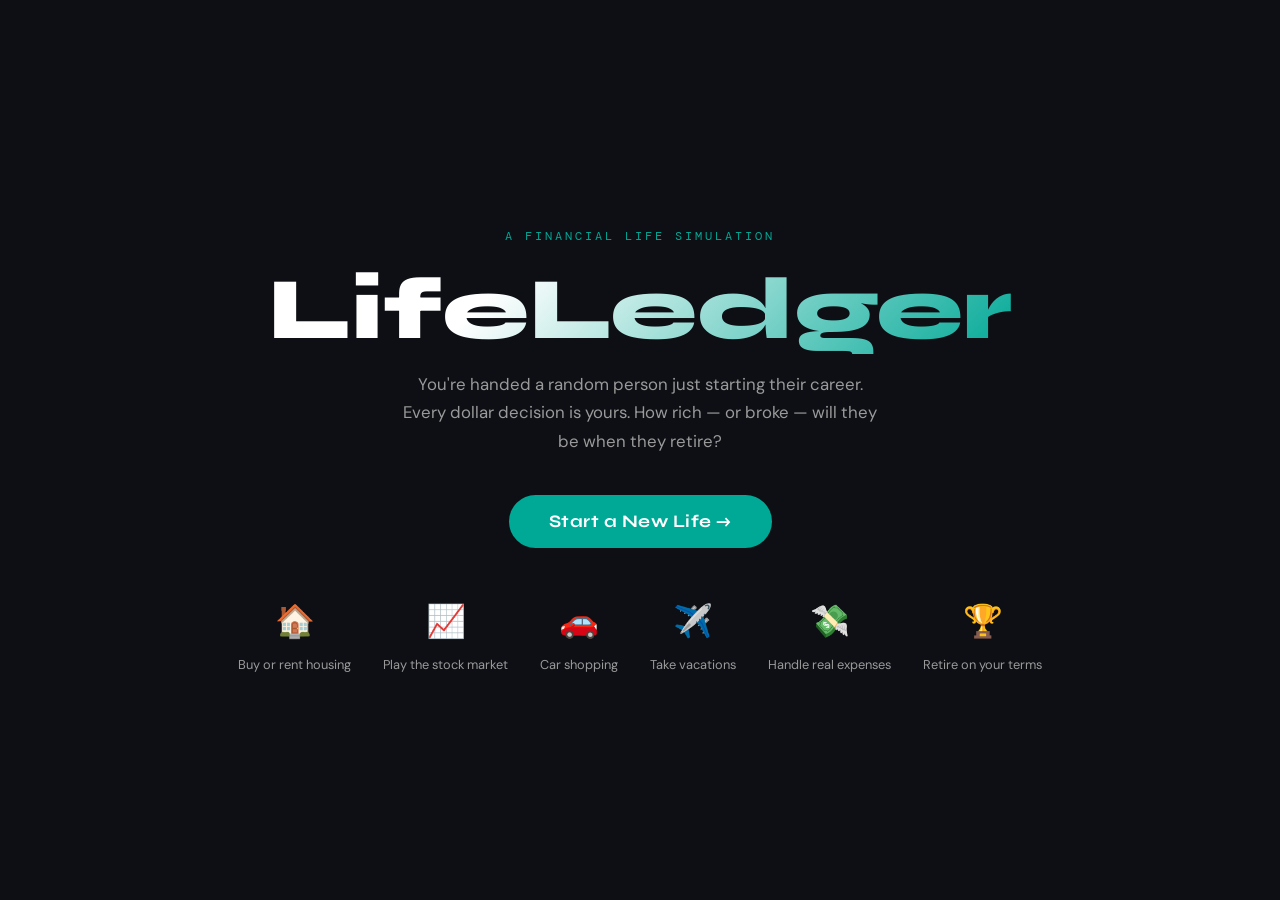
<file: life.html>
<!DOCTYPE html>
<html lang="en">
<head>
<meta charset="UTF-8"/>
<meta name="viewport" content="width=device-width,initial-scale=1.0"/>
<title>LifeLedger — Live Your Financial Life</title>
<link rel="preconnect" href="https://fonts.googleapis.com"/>
<link href="https://fonts.googleapis.com/css2?family=Syne:wght@400;700;800&family=DM+Sans:wght@300;400;500;600&family=DM+Mono:wght@400;500&display=swap" rel="stylesheet"/>
<style>
*,*::before,*::after{box-sizing:border-box;margin:0;padding:0}
:root{
  --ink:#0D0F14;--paper:#F5F2EC;--warm:#EAE5DA;
  --teal:#007A6E;--teal-lt:#00A896;--teal-dim:#E0F0EE;
  --amber:#C97B00;--amber-lt:#F5A623;--amber-dim:#FFF4DC;
  --red:#C0392B;--red-dim:#FDECEA;
  --green:#1A7A4A;--green-dim:#E6F4EE;
  --muted:#7A7A7A;--border:#D8D3C8;
  --sans:'DM Sans',sans-serif;--display:'Syne',sans-serif;--mono:'DM Mono',monospace;
  --r:10px;--shadow:0 2px 16px rgba(13,15,20,.08);--shadow-lg:0 8px 40px rgba(13,15,20,.14);
}
html{font-size:16px}
body{font-family:var(--sans);background:var(--paper);color:var(--ink);min-height:100vh;line-height:1.6}
.mono{font-family:var(--mono)}
.muted{color:var(--muted)}
h1,h2,h3,h4{font-family:var(--display);line-height:1.2}

/* ── SCREENS ── */
.screen{display:none;min-height:100vh}
.screen.active{display:block}

/* ══════════════════════════════════════
   INTRO SCREEN
══════════════════════════════════════ */
#screen-intro{background:var(--ink);color:var(--paper);display:flex;flex-direction:column;align-items:center;justify-content:center;text-align:center;padding:40px 20px}
.intro-eyebrow{font-family:var(--mono);font-size:.75rem;letter-spacing:3px;color:var(--teal-lt);text-transform:uppercase;margin-bottom:20px}
.intro-title{font-family:var(--display);font-size:clamp(2.8rem,8vw,5.5rem);font-weight:800;line-height:1;margin-bottom:16px;background:linear-gradient(135deg,#fff 30%,var(--teal-lt));-webkit-background-clip:text;-webkit-text-fill-color:transparent;background-clip:text}
.intro-sub{color:#9A9A9A;font-size:1.05rem;max-width:480px;margin:0 auto 40px;line-height:1.7}
.btn-start{background:var(--teal-lt);color:#fff;border:none;padding:16px 40px;border-radius:50px;font-family:var(--display);font-size:1.1rem;font-weight:700;cursor:pointer;transition:all .2s;letter-spacing:.5px}
.btn-start:hover{background:#00C4B0;transform:translateY(-2px);box-shadow:0 8px 24px rgba(0,168,150,.3)}
.intro-features{display:flex;gap:32px;margin-top:48px;flex-wrap:wrap;justify-content:center}
.intro-feat{text-align:center;max-width:140px}
.intro-feat .if-icon{font-size:2rem;margin-bottom:8px}
.intro-feat .if-label{font-size:.8rem;color:#9A9A9A;line-height:1.4}

/* ══════════════════════════════════════
   MAIN GAME LAYOUT
══════════════════════════════════════ */
#screen-game{display:none;flex-direction:column;min-height:100vh}
#screen-game.active{display:flex}

/* Top bar */
.topbar{background:var(--ink);color:var(--paper);padding:12px 20px;display:flex;align-items:center;gap:16px;position:sticky;top:0;z-index:200;flex-wrap:wrap}
.topbar-logo{font-family:var(--display);font-size:1rem;font-weight:800;color:var(--teal-lt);margin-right:8px;white-space:nowrap}
.topbar-stats{display:flex;gap:12px;flex:1;flex-wrap:wrap}
.tstat{background:rgba(255,255,255,.06);border:1px solid rgba(255,255,255,.1);border-radius:8px;padding:5px 12px;display:flex;flex-direction:column;min-width:80px}
.tstat .ts-label{font-size:.6rem;letter-spacing:1px;text-transform:uppercase;color:#7A7A7A;font-family:var(--mono)}
.tstat .ts-val{font-family:var(--mono);font-size:.95rem;font-weight:500;color:#fff;white-space:nowrap}
.tstat .ts-val.pos{color:#4ADE80}
.tstat .ts-val.neg{color:#FF7A7A}
.tstat .ts-val.amber{color:var(--amber-lt)}
.topbar-menu{margin-left:auto;display:flex;gap:8px}
.tbtn{background:rgba(255,255,255,.08);border:1px solid rgba(255,255,255,.12);color:#ccc;padding:6px 14px;border-radius:8px;font-family:var(--sans);font-size:.8rem;cursor:pointer;transition:all .2s;white-space:nowrap}
.tbtn:hover{background:rgba(255,255,255,.15);color:#fff}
.tbtn.active-tab{background:var(--teal);border-color:var(--teal);color:#fff}

/* Main content area */
.game-body{display:flex;flex:1;gap:0;overflow:hidden}

/* Left sidebar — life feed */
.life-feed{width:320px;flex-shrink:0;background:var(--warm);border-right:1px solid var(--border);overflow-y:auto;max-height:calc(100vh - 52px)}
.feed-header{padding:16px 18px 12px;border-bottom:1px solid var(--border);position:sticky;top:0;background:var(--warm);z-index:10}
.feed-header h3{font-size:.7rem;letter-spacing:2px;text-transform:uppercase;color:var(--muted);font-family:var(--mono)}
.feed-item{padding:12px 18px;border-bottom:1px solid var(--border);cursor:default;transition:background .15s}
.feed-item:hover{background:var(--paper)}
.fi-year{font-size:.65rem;font-family:var(--mono);color:var(--muted);margin-bottom:2px}
.fi-text{font-size:.85rem;line-height:1.5;color:var(--ink)}
.fi-tag{display:inline-block;font-size:.65rem;padding:2px 7px;border-radius:50px;font-family:var(--mono);margin-top:4px}
.fi-tag.good{background:var(--green-dim);color:var(--green)}
.fi-tag.bad{background:var(--red-dim);color:var(--red)}
.fi-tag.neutral{background:var(--teal-dim);color:var(--teal)}
.fi-tag.money{background:var(--amber-dim);color:var(--amber)}

/* Center — main panel */
.main-panel{flex:1;overflow-y:auto;max-height:calc(100vh - 52px);padding:24px}

/* Right sidebar — finances */
.fin-sidebar{width:260px;flex-shrink:0;background:var(--warm);border-left:1px solid var(--border);overflow-y:auto;max-height:calc(100vh - 52px);padding:16px}

/* ── PERSON CARD ── */
.person-card{background:#fff;border:1px solid var(--border);border-radius:var(--r);padding:20px;margin-bottom:20px;position:relative;overflow:hidden}
.person-card::before{content:'';position:absolute;top:0;left:0;right:0;height:3px;background:linear-gradient(90deg,var(--teal),var(--amber-lt))}
.pc-top{display:flex;align-items:flex-start;gap:14px;margin-bottom:12px}
.pc-avatar{width:52px;height:52px;border-radius:50%;background:linear-gradient(135deg,var(--teal),#6B5CE7);display:flex;align-items:center;justify-content:center;font-size:1.4rem;flex-shrink:0}
.pc-name{font-family:var(--display);font-size:1.25rem;font-weight:800}
.pc-meta{font-size:.8rem;color:var(--muted)}
.pc-bio{font-size:.85rem;line-height:1.6;color:#555;padding-top:10px;border-top:1px solid var(--border)}

/* ── YEAR PANEL ── */
.year-panel{background:#fff;border:1px solid var(--border);border-radius:var(--r);padding:24px;margin-bottom:20px}
.yp-header{display:flex;align-items:center;justify-content:space-between;margin-bottom:16px}
.yp-year{font-family:var(--display);font-size:2rem;font-weight:800;color:var(--teal)}
.yp-age{font-size:.85rem;color:var(--muted);font-family:var(--mono)}
.yp-story{font-size:.95rem;line-height:1.7;color:#333;margin-bottom:20px;padding:14px;background:var(--warm);border-radius:8px;border-left:3px solid var(--teal)}

/* ── EVENT CARD ── */
.event-card{background:#fff;border:2px solid var(--border);border-radius:var(--r);margin-bottom:16px;overflow:hidden;transition:border-color .2s}
.event-card.urgent{border-color:var(--amber-lt);box-shadow:0 0 0 3px rgba(245,166,35,.1)}
.ec-header{padding:14px 18px;display:flex;align-items:center;gap:12px;background:var(--warm);border-bottom:1px solid var(--border)}
.ec-icon{font-size:1.5rem}
.ec-title{font-family:var(--display);font-size:1rem;font-weight:700}
.ec-sub{font-size:.78rem;color:var(--muted);margin-top:2px}
.ec-body{padding:16px 18px}
.ec-desc{font-size:.875rem;line-height:1.6;color:#444;margin-bottom:16px}
.ec-choices{display:flex;flex-direction:column;gap:8px}
.choice-btn{background:var(--warm);border:1.5px solid var(--border);border-radius:8px;padding:12px 16px;text-align:left;font-family:var(--sans);font-size:.875rem;cursor:pointer;transition:all .2s;line-height:1.4}
.choice-btn:hover{border-color:var(--teal);background:var(--teal-dim)}
.choice-btn .cb-label{font-weight:600;color:var(--ink)}
.choice-btn .cb-cost{font-family:var(--mono);font-size:.78rem;color:var(--teal);margin-top:3px}
.choice-btn .cb-effect{font-size:.75rem;color:var(--muted);margin-top:2px}

/* ── BUDGET BREAKDOWN ── */
.budget-card{background:#fff;border:1px solid var(--border);border-radius:var(--r);padding:18px;margin-bottom:16px}
.budget-card h4{font-size:.7rem;letter-spacing:2px;text-transform:uppercase;color:var(--muted);font-family:var(--mono);margin-bottom:14px}
.bline{display:flex;justify-content:space-between;align-items:center;padding:6px 0;border-bottom:1px solid var(--border);font-size:.85rem}
.bline:last-child{border-bottom:none}
.bline.total{font-weight:700;font-size:.95rem;padding-top:10px;margin-top:4px}
.bline.surplus .bv{color:var(--green)}
.bline.deficit .bv{color:var(--red)}
.bv{font-family:var(--mono);font-weight:500}
.bv.neg{color:var(--red)}
.bv.pos{color:var(--green)}

/* ── NEXT YEAR BTN ── */
.next-year-wrap{text-align:center;padding:10px 0 20px}
.btn-next-year{background:var(--ink);color:#fff;border:none;padding:14px 36px;border-radius:50px;font-family:var(--display);font-size:1rem;font-weight:700;cursor:pointer;transition:all .2s;letter-spacing:.3px}
.btn-next-year:hover{background:#1A2030;transform:translateY(-2px);box-shadow:0 6px 20px rgba(13,15,20,.2)}
.btn-next-year:disabled{background:var(--border);color:var(--muted);cursor:default;transform:none;box-shadow:none}

/* ── SHOP MODALS ── */
.modal-overlay{position:fixed;inset:0;background:rgba(13,15,20,.6);z-index:500;display:none;align-items:center;justify-content:center;padding:20px}
.modal-overlay.open{display:flex}
.modal{background:#fff;border-radius:16px;max-width:680px;width:100%;max-height:90vh;overflow-y:auto;box-shadow:var(--shadow-lg)}
.modal-header{padding:20px 24px 16px;border-bottom:1px solid var(--border);display:flex;align-items:center;justify-content:space-between;position:sticky;top:0;background:#fff;z-index:10}
.modal-header h2{font-family:var(--display);font-size:1.2rem;font-weight:800}
.modal-close{background:var(--warm);border:none;width:32px;height:32px;border-radius:50%;cursor:pointer;font-size:1.1rem;display:flex;align-items:center;justify-content:center;transition:background .2s}
.modal-close:hover{background:var(--border)}
.modal-body{padding:20px 24px 24px}

/* Shop grid */
.shop-grid{display:grid;grid-template-columns:1fr 1fr;gap:12px}
.shop-item{border:1.5px solid var(--border);border-radius:var(--r);padding:14px;cursor:pointer;transition:all .2s}
.shop-item:hover{border-color:var(--teal);box-shadow:0 2px 12px rgba(0,122,110,.1)}
.shop-item.owned{border-color:var(--green);background:var(--green-dim)}
.shop-item.cant-afford{opacity:.5;cursor:default}
.si-icon{font-size:1.8rem;margin-bottom:6px}
.si-name{font-weight:700;font-size:.9rem;margin-bottom:2px}
.si-detail{font-size:.75rem;color:var(--muted);line-height:1.4;margin-bottom:8px}
.si-price{font-family:var(--mono);font-size:.85rem;color:var(--teal);font-weight:500}
.si-monthly{font-size:.72rem;color:var(--muted);font-family:var(--mono)}

/* Stock market */
.stock-grid{display:flex;flex-direction:column;gap:8px}
.stock-row{display:flex;align-items:center;gap:12px;padding:12px;border:1.5px solid var(--border);border-radius:8px;transition:border-color .2s}
.stock-row:hover{border-color:var(--teal)}
.sr-icon{font-size:1.2rem;width:28px}
.sr-name{flex:1;font-weight:600;font-size:.875rem}
.sr-ticker{font-family:var(--mono);font-size:.72rem;color:var(--muted)}
.sr-price{font-family:var(--mono);font-size:.9rem;font-weight:500;text-align:right;min-width:70px}
.sr-change{font-family:var(--mono);font-size:.75rem;text-align:right;min-width:55px}
.sr-change.up{color:var(--green)}
.sr-change.dn{color:var(--red)}
.sr-held{font-size:.72rem;color:var(--muted);font-family:var(--mono);text-align:right;min-width:60px}
.sr-btns{display:flex;gap:6px}
.sr-buy,.sr-sell{padding:5px 12px;border-radius:6px;border:none;font-family:var(--sans);font-size:.78rem;font-weight:600;cursor:pointer;transition:all .15s}
.sr-buy{background:var(--green-dim);color:var(--green)}
.sr-buy:hover{background:var(--green);color:#fff}
.sr-sell{background:var(--red-dim);color:var(--red)}
.sr-sell:hover{background:var(--red);color:#fff}

/* Invest input */
.invest-row{display:flex;gap:8px;margin-top:8px;align-items:center}
.invest-row input{flex:1;padding:8px 12px;border:1.5px solid var(--border);border-radius:8px;font-family:var(--mono);font-size:.9rem;outline:none}
.invest-row input:focus{border-color:var(--teal)}
.invest-row .iamt{font-size:.75rem;color:var(--muted)}

/* ── FIN SIDEBAR ── */
.fs-section{margin-bottom:20px}
.fs-title{font-size:.65rem;letter-spacing:2px;text-transform:uppercase;color:var(--muted);font-family:var(--mono);margin-bottom:10px}
.fs-stat{display:flex;justify-content:space-between;align-items:center;padding:6px 0;border-bottom:1px solid var(--border);font-size:.82rem}
.fs-stat:last-child{border-bottom:none}
.fs-stat .fsv{font-family:var(--mono);font-size:.82rem;font-weight:500}
.fs-stat .fsv.pos{color:var(--green)}
.fs-stat .fsv.neg{color:var(--red)}
.fs-stat .fsv.amber{color:var(--amber)}

/* Portfolio mini */
.port-item{padding:5px 0;border-bottom:1px solid var(--border);font-size:.78rem;display:flex;justify-content:space-between}
.port-item:last-child{border-bottom:none}
.port-val.pos{color:var(--green);font-family:var(--mono);font-size:.78rem}
.port-val.neg{color:var(--red);font-family:var(--mono);font-size:.78rem}

/* Action buttons in sidebar */
.action-btns{display:flex;flex-direction:column;gap:7px;margin-bottom:20px}
.act-btn{background:var(--warm);border:1.5px solid var(--border);border-radius:8px;padding:9px 14px;text-align:left;font-family:var(--sans);font-size:.82rem;font-weight:600;cursor:pointer;transition:all .2s;display:flex;align-items:center;gap:8px}
.act-btn:hover{border-color:var(--teal);background:var(--teal-dim);color:var(--teal)}
.act-btn .ab-icon{font-size:1rem}

/* Retire button */
.retire-btn{background:linear-gradient(135deg,var(--amber),var(--amber-lt));color:#fff;border:none;border-radius:8px;padding:10px 14px;width:100%;font-family:var(--display);font-size:.85rem;font-weight:700;cursor:pointer;transition:all .2s;margin-top:8px}
.retire-btn:hover{transform:translateY(-1px);box-shadow:0 4px 12px rgba(201,123,0,.3)}

/* ══════════════════════════════════════
   RETIREMENT SCREEN
══════════════════════════════════════ */
#screen-retire{background:var(--ink);color:var(--paper);padding:40px 20px;display:none}
#screen-retire.active{display:block}
.retire-wrap{max-width:720px;margin:0 auto}
.retire-hero{text-align:center;padding:40px 0 48px}
.retire-badge{font-size:5rem;margin-bottom:16px}
.retire-title{font-family:var(--display);font-size:clamp(2rem,5vw,3.5rem);font-weight:800;margin-bottom:8px;background:linear-gradient(135deg,#fff,var(--amber-lt));-webkit-background-clip:text;-webkit-text-fill-color:transparent;background-clip:text}
.retire-sub{color:#9A9A9A;font-size:1rem;line-height:1.6}
.retire-stats{display:grid;grid-template-columns:repeat(3,1fr);gap:16px;margin-bottom:32px}
.rs-card{background:rgba(255,255,255,.05);border:1px solid rgba(255,255,255,.1);border-radius:12px;padding:20px;text-align:center}
.rs-val{font-family:var(--mono);font-size:1.6rem;font-weight:700;color:var(--teal-lt);margin-bottom:4px}
.rs-label{font-size:.75rem;color:#9A9A9A;text-transform:uppercase;letter-spacing:1px}
.retire-story{background:rgba(255,255,255,.04);border:1px solid rgba(255,255,255,.08);border-radius:12px;padding:24px;margin-bottom:24px}
.retire-story h3{font-family:var(--display);font-size:1rem;font-weight:700;color:var(--teal-lt);margin-bottom:14px;text-transform:uppercase;letter-spacing:1px}
.retire-event{padding:10px 0;border-bottom:1px solid rgba(255,255,255,.06);font-size:.875rem;color:#C8C8C8;line-height:1.5;display:flex;gap:10px}
.retire-event:last-child{border-bottom:none}
.re-year{font-family:var(--mono);font-size:.75rem;color:var(--teal-lt);width:44px;flex-shrink:0;padding-top:2px}
.btn-free-play{background:var(--teal-lt);color:#fff;border:none;padding:16px 40px;border-radius:50px;font-family:var(--display);font-size:1.1rem;font-weight:700;cursor:pointer;transition:all .2s;display:block;margin:0 auto}
.btn-free-play:hover{background:#00C4B0;transform:translateY(-2px);box-shadow:0 8px 24px rgba(0,168,150,.3)}

/* ── FREE PLAY MODE banner ── */
.freeplay-banner{background:linear-gradient(135deg,var(--amber),var(--amber-lt));color:#fff;padding:12px 20px;text-align:center;font-family:var(--display);font-size:.9rem;font-weight:700;letter-spacing:.3px}

/* ── TOAST ── */
.toast{position:fixed;bottom:24px;left:50%;transform:translateX(-50%) translateY(20px);background:var(--ink);color:var(--paper);padding:12px 24px;border-radius:50px;font-size:.875rem;font-weight:500;opacity:0;pointer-events:none;transition:all .3s;z-index:999;white-space:nowrap;max-width:90vw;text-align:center}
.toast.show{opacity:1;transform:translateX(-50%) translateY(0)}

/* ── RESULT FLASH ── */
.result-flash{position:fixed;top:70px;right:20px;background:#fff;border:2px solid var(--green);border-radius:12px;padding:12px 18px;z-index:600;font-size:.875rem;font-weight:600;opacity:0;transform:translateY(-10px);transition:all .3s;max-width:260px;box-shadow:var(--shadow)}
.result-flash.show{opacity:1;transform:translateY(0)}
.result-flash.neg{border-color:var(--red)}

/* ── RESPONSIVE ── */
@media(max-width:900px){.fin-sidebar{display:none}}
@media(max-width:640px){.life-feed{display:none}.topbar-stats{gap:8px}.tstat{min-width:60px;padding:4px 8px}.tstat .ts-val{font-size:.8rem}.shop-grid{grid-template-columns:1fr}}
</style>
</head>
<body>

<!-- ══ INTRO ══ -->
<div id="screen-intro" class="screen active">
  <div class="intro-eyebrow">A Financial Life Simulation</div>
  <h1 class="intro-title">LifeLedger</h1>
  <p class="intro-sub">You're handed a random person just starting their career. Every dollar decision is yours. How rich — or broke — will they be when they retire?</p>
  <button class="btn-start" onclick="startGame()">Start a New Life →</button>
  <div class="intro-features">
    <div class="intro-feat"><div class="if-icon">🏠</div><div class="if-label">Buy or rent housing</div></div>
    <div class="intro-feat"><div class="if-icon">📈</div><div class="if-label">Play the stock market</div></div>
    <div class="intro-feat"><div class="if-icon">🚗</div><div class="if-label">Car shopping</div></div>
    <div class="intro-feat"><div class="if-icon">✈️</div><div class="if-label">Take vacations</div></div>
    <div class="intro-feat"><div class="if-icon">💸</div><div class="if-label">Handle real expenses</div></div>
    <div class="intro-feat"><div class="if-icon">🏆</div><div class="if-label">Retire on your terms</div></div>
  </div>
</div>

<!-- ══ GAME ══ -->
<div id="screen-game" class="screen">
  <div class="topbar">
    <div class="topbar-logo">💰 LifeLedger</div>
    <div class="topbar-stats">
      <div class="tstat"><span class="ts-label">Year</span><span class="ts-val" id="ts-year">—</span></div>
      <div class="tstat"><span class="ts-label">Age</span><span class="ts-val" id="ts-age">—</span></div>
      <div class="tstat"><span class="ts-label">Savings</span><span class="ts-val" id="ts-savings">—</span></div>
      <div class="tstat"><span class="ts-label">Investments</span><span class="ts-val" id="ts-invest">—</span></div>
      <div class="tstat"><span class="ts-label">Net Worth</span><span class="ts-val" id="ts-nw">—</span></div>
      <div class="tstat"><span class="ts-label">Monthly ±</span><span class="ts-val" id="ts-cashflow">—</span></div>
    </div>
    <div class="topbar-menu">
      <button class="tbtn" onclick="openShop('housing')">🏠 Housing</button>
      <button class="tbtn" onclick="openShop('car')">🚗 Cars</button>
      <button class="tbtn" onclick="openShop('stocks')">📈 Stocks</button>
      <button class="tbtn" onclick="openShop('vacation')">✈️ Travel</button>
    </div>
  </div>

  <div id="freeplay-banner" style="display:none" class="freeplay-banner">🎉 RETIREMENT MODE — You've earned it. Spend freely, invest, or just enjoy the ride.</div>

  <div class="game-body">
    <!-- Life Feed -->
    <div class="life-feed">
      <div class="feed-header"><h3>Life Events</h3></div>
      <div id="feed-list"></div>
    </div>

    <!-- Main Panel -->
    <div class="main-panel" id="main-panel">
      <div id="person-card-wrap"></div>
      <div id="year-panel"></div>
      <div id="events-panel"></div>
      <div id="budget-panel"></div>
      <div class="next-year-wrap" id="next-year-wrap" style="display:none">
        <button class="btn-next-year" id="btn-next-year" onclick="advanceYear()">Next Year →</button>
      </div>
    </div>

    <!-- Finance Sidebar -->
    <div class="fin-sidebar" id="fin-sidebar">
      <div class="fs-section">
        <div class="fs-title">Finances</div>
        <div class="fs-stat"><span>Savings</span><span class="fsv pos" id="fsb-savings">$0</span></div>
        <div class="fs-stat"><span>Monthly Income</span><span class="fsv" id="fsb-income">$0</span></div>
        <div class="fs-stat"><span>Monthly Expenses</span><span class="fsv neg" id="fsb-expenses">$0</span></div>
        <div class="fs-stat"><span>Cash Flow</span><span class="fsv" id="fsb-cashflow">$0</span></div>
        <div class="fs-stat"><span>Net Worth</span><span class="fsv amber" id="fsb-nw">$0</span></div>
      </div>
      <div class="fs-section">
        <div class="fs-title">Portfolio</div>
        <div id="fsb-portfolio"><span style="font-size:.8rem;color:var(--muted)">No investments yet</span></div>
      </div>
      <div class="fs-section">
        <div class="fs-title">Owned</div>
        <div class="fs-stat"><span>Housing</span><span class="fsv" id="fsb-housing">Renting</span></div>
        <div class="fs-stat"><span>Car</span><span class="fsv" id="fsb-car">None</span></div>
      </div>
      <div class="fs-section">
        <div class="fs-title">Quick Actions</div>
        <div class="action-btns">
          <button class="act-btn" onclick="openShop('housing')"><span class="ab-icon">🏠</span> Housing Market</button>
          <button class="act-btn" onclick="openShop('car')"><span class="ab-icon">🚗</span> Car Dealership</button>
          <button class="act-btn" onclick="openShop('stocks')"><span class="ab-icon">📈</span> Stock Market</button>
          <button class="act-btn" onclick="openShop('vacation')"><span class="ab-icon">✈️</span> Book Travel</button>
        </div>
        <button class="retire-btn" id="retire-btn" onclick="triggerRetirement()">🌅 Retire Now</button>
      </div>
    </div>
  </div>
</div>

<!-- ══ RETIRE ══ -->
<div id="screen-retire" class="screen">
  <div class="retire-wrap">
    <div id="retire-content"></div>
  </div>
</div>

<!-- ══ MODALS ══ -->
<div class="modal-overlay" id="modal-overlay" onclick="closeModal(event)">
  <div class="modal" id="modal-box">
    <div class="modal-header">
      <h2 id="modal-title">Shop</h2>
      <button class="modal-close" onclick="closeModalDirect()">✕</button>
    </div>
    <div class="modal-body" id="modal-body"></div>
  </div>
</div>

<div class="toast" id="toast"></div>
<div class="result-flash" id="result-flash"></div>

<script>
// ════════════════════════════════════════════════════
//  DATA & CONSTANTS
// ════════════════════════════════════════════════════
const FIRST=['Jordan','Casey','Morgan','Taylor','Riley','Alex','Jamie','Drew','Avery','Blake','Cameron','Dakota','Emery','Finley','Logan','Peyton','Quinn','Reese','Skyler','River','Phoenix','Rowan','Ellis','Sloane','Jesse','Kendall'];
const LAST=['Mitchell','Rivera','Chen','Patel','Williams','Johnson','Kim','Garcia','Thompson','Anderson','Martinez','Lewis','Walker','Hall','Young','Allen','Scott','Harris','Clark','Robinson'];
const CAREERS=[
  {title:'Software Engineer',salary:72000,growth:.04,emoji:'💻',field:'Tech'},
  {title:'Registered Nurse',salary:58000,growth:.025,emoji:'🏥',field:'Healthcare'},
  {title:'Marketing Manager',salary:62000,growth:.035,emoji:'📣',field:'Business'},
  {title:'High School Teacher',salary:46000,growth:.02,emoji:'📚',field:'Education'},
  {title:'Electrician',salary:54000,growth:.03,emoji:'⚡',field:'Trades'},
  {title:'Graphic Designer',salary:50000,growth:.025,emoji:'🎨',field:'Creative'},
  {title:'Physical Therapist',salary:70000,growth:.03,emoji:'🏃',field:'Healthcare'},
  {title:'Accountant',salary:60000,growth:.03,emoji:'📊',field:'Finance'},
  {title:'UX Designer',salary:75000,growth:.04,emoji:'🖱️',field:'Tech'},
  {title:'Paramedic',salary:48000,growth:.02,emoji:'🚑',field:'Emergency'},
  {title:'Chef',salary:42000,growth:.025,emoji:'👨‍🍳',field:'Hospitality'},
  {title:'Pharmacist',salary:90000,growth:.025,emoji:'💊',field:'Healthcare'},
  {title:'Real Estate Agent',salary:55000,growth:.04,emoji:'🏠',field:'Real Estate'},
  {title:'Civil Engineer',salary:74000,growth:.035,emoji:'🏗️',field:'Engineering'},
  {title:'Dental Hygienist',salary:60000,growth:.025,emoji:'🦷',field:'Healthcare'},
];
const CITIES=['Nashville, TN','Austin, TX','Denver, CO','Phoenix, AZ','Charlotte, NC','Columbus, OH','Portland, OR','Atlanta, GA','Seattle, WA','Chicago, IL','Miami, FL','Dallas, TX','Minneapolis, MN','Tampa, FL','Raleigh, NC'];
const STOCKS=[
  {name:'TechCore',ticker:'TCKR',emoji:'💻',basePrice:120,volatility:.18,trend:.08},
  {name:'GreenEnergy',ticker:'GRNE',emoji:'🌱',basePrice:45,volatility:.22,trend:.06},
  {name:'MegaBank',ticker:'MGBK',emoji:'🏦',basePrice:85,volatility:.12,trend:.04},
  {name:'RetailGiant',ticker:'RTLG',emoji:'🛒',basePrice:200,volatility:.10,trend:.05},
  {name:'HealthPlus',ticker:'HLTH',emoji:'💊',basePrice:160,volatility:.14,trend:.07},
  {name:'AutoDrive',ticker:'ADRV',emoji:'🚗',basePrice:300,volatility:.25,trend:.10},
  {name:'StableFund',ticker:'STBL',emoji:'🏛️',basePrice:50,volatility:.05,trend:.04},
];
const APARTMENTS=[
  {name:'Studio Downtown',emoji:'🏙️',rent:900,deposit:1800,desc:'Tiny but central. Walking distance to everything.',minSalary:38000},
  {name:'1BR Suburb',emoji:'🏘️',rent:1100,deposit:2200,desc:'Quiet neighborhood, decent commute.',minSalary:42000},
  {name:'1BR Modern',emoji:'✨',rent:1400,deposit:2800,desc:'New build, gym included, pet-friendly.',minSalary:52000},
  {name:'2BR Apartment',emoji:'🏠',rent:1700,deposit:3400,desc:'Room for a home office or guest.',minSalary:60000},
  {name:'2BR Luxury',emoji:'🌟',rent:2200,deposit:4400,desc:'Rooftop pool, concierge, the works.',minSalary:80000},
];
const HOUSES=[
  {name:'Starter Home',emoji:'🏡',price:220000,mortgage:1200,tax:2800,desc:'3BR, needs some TLC. Great starter.',minSalary:55000,downPct:.10},
  {name:'Family Home',emoji:'🏘️',price:340000,mortgage:1850,tax:4200,desc:'4BR, good school district, big yard.',minSalary:70000,downPct:.10},
  {name:'Modern Home',emoji:'🏗️',price:480000,mortgage:2600,tax:6000,desc:'Open floor plan, new build, smart home.',minSalary:95000,downPct:.10},
  {name:'Luxury Home',emoji:'🏰',price:750000,mortgage:4100,tax:9000,desc:'5BR, pool, 3-car garage. You made it.',minSalary:150000,downPct:.15},
];
const CARS=[
  {name:'Used Commuter',emoji:'🚙',price:8000,monthly:0,insurance:85,gas:80,desc:'Gets you there. Nothing fancy.',type:'used'},
  {name:'Reliable Sedan',emoji:'🚗',price:18000,monthly:320,insurance:110,gas:90,desc:'Honda/Toyota level. Solid choice.',type:'finance'},
  {name:'SUV Family',emoji:'🛻',price:32000,monthly:520,insurance:145,gas:130,desc:'Spacious, safe, practical.',type:'finance'},
  {name:'Electric Car',emoji:'⚡',price:42000,monthly:680,insurance:160,gas:30,desc:'Save on gas, good for the planet.',type:'finance'},
  {name:'Luxury Sedan',emoji:'🏎️',price:65000,monthly:1050,insurance:220,gas:110,desc:'Turn heads. Maybe not the smartest.',type:'finance'},
];
const VACATIONS=[
  {name:'Road Trip',emoji:'🚐',cost:800,days:7,desc:'National parks, motels, freedom.',happiness:5},
  {name:'Beach Weekend',emoji:'🏖️',cost:1200,days:4,desc:'Sun, sand, totally worth it.',happiness:6},
  {name:'City Break',emoji:'🗽',cost:1800,days:5,desc:'Museums, food, culture.',happiness:7},
  {name:'International Trip',emoji:'✈️',cost:3500,days:10,desc:'Europe or Southeast Asia. Life-changing.',happiness:9},
  {name:'Luxury Resort',emoji:'🌴',cost:6000,days:7,desc:'All-inclusive, 5-star. Treat yourself.',happiness:10},
  {name:'Cruise',emoji:'🛳️',cost:4500,days:10,desc:'Caribbean or Mediterranean.',happiness:8},
];

// Random events pool
const RANDOM_EVENTS=[
  {id:'raise',chance:.3,title:'You Got a Raise!',icon:'💰',desc:'Your manager called you in — your performance this year earned you a salary bump.',
   choices:[
     {label:'Accept standard raise (3%)',effect:'raise_3',cost:'Free',fx:'Salary +3%'},
     {label:'Negotiate for more (50% chance of 6%)',effect:'raise_neg',cost:'Risk',fx:'Salary +6% or +1%'},
   ]},
  {id:'medical',chance:.18,title:'Unexpected Medical Bill',icon:'🏥',desc:'You had an unexpected health issue. Insurance covered most of it, but there\'s still a balance due.',
   choices:[
     {label:'Pay it in full',effect:'pay_medical',cost:'-$2,400',fx:'Savings –$2,400'},
     {label:'Set up a payment plan',effect:'plan_medical',cost:'-$200/mo × 12',fx:'Monthly expense +$200 for 1 year'},
   ]},
  {id:'carbreak',chance:.2,title:'Car Breakdown',icon:'🔧',desc:'Your car needs major repairs. The mechanic says it\'s the transmission.',
   choices:[
     {label:'Pay for repairs',effect:'repair_car',cost:'-$1,800',fx:'Savings –$1,800'},
     {label:'Trade it in toward a newer car',effect:'open_car',cost:'Open car shop',fx:'See dealership'},
     {label:'Go car-free for now',effect:'sell_car',cost:'Free',fx:'Lose car, save on costs'},
   ]},
  {id:'promotion',chance:.15,title:'Promotion Opportunity',icon:'🏆',desc:'A leadership role just opened up at your company. More responsibility, more pay.',
   choices:[
     {label:'Go for it',effect:'promote',cost:'Free',fx:'Salary +15%, stress +10%'},
     {label:'Stay in current role',effect:'stay',cost:'Free',fx:'No change — stability wins'},
   ]},
  {id:'stockcrash',chance:.12,title:'Market Downturn 📉',icon:'📉',desc:'The stock market dropped significantly this quarter. Your portfolio took a hit.',
   choices:[
     {label:'Hold steady — don\'t panic sell',effect:'hold_crash',cost:'Patience',fx:'Portfolio –20% now, recovers over time'},
     {label:'Sell everything, cut losses',effect:'sell_crash',cost:'Lock in losses',fx:'Portfolio –25%, back to cash'},
     {label:'Buy more at discount prices',effect:'buy_crash',cost:'-$2,000 savings',fx:'Extra shares at low price'},
   ]},
  {id:'bonus',chance:.22,title:'Year-End Bonus!',icon:'🎉',desc:'Strong company performance means everyone gets a bonus this year.',
   choices:[
     {label:'Save it all',effect:'bonus_save',cost:'Discipline',fx:'Savings +$3,000'},
     {label:'Invest it in stocks',effect:'bonus_invest',cost:'Risk',fx:'Portfolio +$3,000'},
     {label:'Treat yourself (vacation + savings)',effect:'bonus_split',cost:'Balance',fx:'Savings +$1,500, happiness boost'},
   ]},
  {id:'layoff',chance:.08,title:'Laid Off 😰',icon:'😰',desc:'Company restructuring. Your position was eliminated. You have 2 months severance.',
   choices:[
     {label:'Take time to find the right job',effect:'layoff_wait',cost:'3-6 months income',fx:'New job +salary bump'},
     {label:'Accept first offer quickly',effect:'layoff_quick',cost:'May take pay cut',fx:'Back to work fast, –5% salary'},
   ]},
  {id:'sidehustle',chance:.2,title:'Side Hustle Opportunity',icon:'💼',desc:'Someone wants to hire you for freelance/consulting work on the side.',
   choices:[
     {label:'Take it — extra income!',effect:'hustle_yes',cost:'Time',fx:'Extra +$400/mo for 1 year'},
     {label:'Pass — protect your free time',effect:'hustle_no',cost:'Free',fx:'No change'},
   ]},
  {id:'emergency',chance:.15,title:'Home Emergency',icon:'🔨',desc:'Your roof is leaking / furnace died / plumbing issue. It needs fixing now.',
   choices:[
     {label:'Fix it properly',effect:'fix_home',cost:'-$3,200',fx:'Savings –$3,200'},
     {label:'DIY patch job for now',effect:'diy_home',cost:'-$400',fx:'Savings –$400, may recur'},
   ]},
  {id:'inheritance',chance:.06,title:'Unexpected Inheritance',icon:'📜',desc:'A distant relative you barely knew has left you some money.',
   choices:[
     {label:'Invest it all in stocks',effect:'inherit_invest',cost:'Risk',fx:'Portfolio +$8,000'},
     {label:'Put it in savings',effect:'inherit_save',cost:'Safe',fx:'Savings +$8,000'},
     {label:'Pay off debt with it',effect:'inherit_debt',cost:'Smart',fx:'Debt cleared + some savings'},
   ]},
];

// ════════════════════════════════════════════════════
//  GAME STATE
// ════════════════════════════════════════════════════
let G = {};

function initState(person, career, city) {
  const startYear = new Date().getFullYear() - Math.floor(Math.random()*5);
  G = {
    person, career, city,
    year: startYear,
    age: 22 + Math.floor(Math.random()*4),
    salary: career.salary,
    savings: 2000 + Math.floor(Math.random()*3000),
    portfolio: {}, // ticker -> {shares, avgCost}
    stockPrices: {},
    housing: {type:'none', name:'Living with parents/roommates', monthlyCost:400, owned:false},
    car: null,
    monthlyExtras: [], // {label, amount, turnsLeft} -1 = permanent
    debtPayments: 0,
    hasStudentLoans: Math.random()>.4,
    studentLoanBalance: 0,
    happiness: 70,
    feedItems: [],
    historyEvents: [],
    pendingEvents: [],
    eventsResolved: true,
    yearStory: '',
    freePlay: false,
    retired: false,
    netWorthHistory: [],
    totalEarned: 0,
    totalSpent: 0,
    vacationsTaken: 0,
    yearsWorked: 0,
    peakNetWorth: 0,
  };

  if(G.hasStudentLoans) {
    G.studentLoanBalance = 18000 + Math.floor(Math.random()*30000);
    G.debtPayments = Math.round(G.studentLoanBalance * 0.015);
  }

  // Init stock prices
  STOCKS.forEach(s => {
    G.stockPrices[s.ticker] = s.basePrice;
  });

  // Starting housing
  G.housing = {type:'rent', name:'Shared Apartment', monthlyCost:600, owned:false};
  G.feedItems = [];
}

// ════════════════════════════════════════════════════
//  CALCULATIONS
// ════════════════════════════════════════════════════
function monthlyIncome() {
  return Math.round(G.salary * 0.72 / 12);
}

function monthlyExpenses() {
  let e = 0;
  e += G.housing.monthlyCost;
  if(G.car) e += G.car.insurance + G.car.gas + (G.car.monthly||0);
  e += G.debtPayments;
  // base living costs (food, phone, etc) scaled to salary
  e += Math.round(G.salary * 0.012); // ~groceries+phone+internet
  e += Math.round(G.salary * 0.005); // lifestyle
  G.monthlyExtras.forEach(x => { if(x.amount>0) e += x.amount; });
  return Math.round(e);
}

function monthlyCashFlow() {
  return monthlyIncome() - monthlyExpenses();
}

function portfolioValue() {
  let v = 0;
  Object.entries(G.portfolio).forEach(([ticker, pos]) => {
    v += pos.shares * (G.stockPrices[ticker]||0);
  });
  return Math.round(v);
}

function netWorth() {
  let nw = G.savings + portfolioValue();
  if(G.housing.owned) nw += G.housing.homeValue||0;
  if(G.car && G.car.type==='used') nw += Math.round((G.car.price||0)*0.7);
  if(G.hasStudentLoans) nw -= G.studentLoanBalance;
  return Math.round(nw);
}

// ════════════════════════════════════════════════════
//  YEAR ADVANCE
// ════════════════════════════════════════════════════
function advanceYear() {
  if(!G.eventsResolved) return;

  G.year++;
  G.age++;
  G.yearsWorked++;

  // Salary growth
  G.salary = Math.round(G.salary * (1 + G.career.growth + (Math.random()*.02-.01)));

  // Apply cash flow × 12
  const cf = monthlyCashFlow();
  const annualCF = cf * 12;
  G.savings += annualCF;
  G.totalEarned += monthlyIncome() * 12;
  G.totalSpent += monthlyExpenses() * 12;

  // Tick down extras
  G.monthlyExtras = G.monthlyExtras.filter(x => {
    if(x.turnsLeft === -1) return true;
    x.turnsLeft--;
    return x.turnsLeft > 0;
  });

  // Student loans
  if(G.hasStudentLoans && G.studentLoanBalance > 0) {
    G.studentLoanBalance = Math.max(0, G.studentLoanBalance - G.debtPayments*12);
    if(G.studentLoanBalance === 0) {
      G.hasStudentLoans = false;
      G.debtPayments = 0;
      addFeed(G.year, '🎉 Paid off student loans!', 'good');
      addHistory('Paid off all student loans.');
    }
  }

  // Stock market simulation
  tickStocks();

  // Home value appreciation
  if(G.housing.owned && G.housing.homeValue) {
    G.housing.homeValue = Math.round(G.housing.homeValue * (1 + .04 + Math.random()*.04 - .01));
  }

  // Net worth tracking
  const nw = netWorth();
  G.netWorthHistory.push({year:G.year, nw});
  if(nw > G.peakNetWorth) G.peakNetWorth = nw;

  // Generate random events
  const events = generateEvents();
  G.pendingEvents = events;

  // Generate year story
  G.yearStory = generateStory();

  if(events.length > 0) {
    G.eventsResolved = false;
    document.getElementById('btn-next-year').disabled = true;
  }

  if(G.savings < 0) {
    G.savings = 0;
    addFeed(G.year, '⚠️ Ran out of savings! Taking on debt...', 'bad');
  }

  renderYear();
  updateTopbar();
  updateSidebar();
  scrollMainTop();
}

function tickStocks() {
  STOCKS.forEach(s => {
    const shock = Math.random() < .08 ? (Math.random()-.3)*s.volatility*3 : 0;
    const move = (s.trend/12*12) + (Math.random()-.45)*s.volatility + shock;
    G.stockPrices[s.ticker] = Math.max(1, Math.round(G.stockPrices[s.ticker] * (1+move) * 100)/100);
  });
}

function generateEvents() {
  const evts = [];
  RANDOM_EVENTS.forEach(e => {
    if(Math.random() < e.chance) {
      // Don't repeat car break if no car
      if(e.id==='carbreak' && !G.car) return;
      if(e.id==='emergency' && !G.housing.owned) return;
      if(e.id==='stockcrash' && portfolioValue()<500) return;
      evts.push(e);
    }
  });
  return evts.slice(0,2); // max 2 events per year
}

function generateStory() {
  const stories = [
    `Another year flies by as a ${G.career.title}. The work is steady and you're getting better at it every day.`,
    `${G.person.firstName} settles into a rhythm this year. Morning coffee, commute, work, repeat — but the paycheck clears every two weeks.`,
    `A busy year. You took on extra projects at work and your reputation is growing.`,
    `Life in ${G.city} continues to suit you. You're building something, one paycheck at a time.`,
    `You find your groove as a ${G.career.title} — the learning curve is behind you and you're genuinely good at this now.`,
    `The city is expensive but your career is on an upward trajectory. Worth it.`,
    `You spend the year focused on work and slowly building your savings. Progress, if not spectacular.`,
    `Some highs and lows this year, but overall ${G.person.firstName} ends up ahead of where they started.`,
  ];
  return pick(stories);
}

// ════════════════════════════════════════════════════
//  EVENT RESOLUTION
// ════════════════════════════════════════════════════
function resolveEvent(effect) {
  const cf = monthlyCashFlow;
  switch(effect) {
    case 'raise_3': G.salary=Math.round(G.salary*1.03); flash('+3% raise! 🎉',false); addHistory('Received a 3% salary raise.'); break;
    case 'raise_neg': if(Math.random()>.5){G.salary=Math.round(G.salary*1.06);flash('+6% raise! You negotiated well! 💪',false);addHistory('Negotiated a 6% raise.')}else{G.salary=Math.round(G.salary*1.01);flash('Only +1%... negotiation backfired.',true);addHistory('Negotiation backfired — 1% raise.')} break;
    case 'pay_medical': G.savings=Math.max(0,G.savings-2400); flash('-$2,400 medical bill paid.',true); addHistory('Paid $2,400 medical bill.'); break;
    case 'plan_medical': G.monthlyExtras.push({label:'Medical Plan',amount:200,turnsLeft:12}); flash('Payment plan: -$200/mo for 12 months.',true); addHistory('Set up medical payment plan.'); break;
    case 'repair_car': G.savings=Math.max(0,G.savings-1800); flash('-$1,800 car repair.',true); addHistory('Paid $1,800 for car repairs.'); break;
    case 'open_car': closeModalDirect(); openShop('car'); break;
    case 'sell_car': G.car=null; flash('Car sold. Going car-free.',false); addHistory('Sold car, now car-free.'); break;
    case 'promote': G.salary=Math.round(G.salary*1.15); flash('+15% salary! You got promoted! 🏆',false); addHistory('Promoted — salary up 15%.'); break;
    case 'stay': flash('Staying put. Stability has its value.',false); break;
    case 'hold_crash': {let pv=portfolioValue(); Object.keys(G.portfolio).forEach(t=>{G.portfolio[t].shares=Math.round(G.portfolio[t].shares*.8)}); flash('Market down 20%. Holding steady.',true); addHistory('Weathered a market crash by holding.');} break;
    case 'sell_crash': {let proceeds=Math.round(portfolioValue()*.75); G.portfolio={}; G.savings+=proceeds; flash('Sold portfolio. Locked in losses.',true); addHistory('Panic sold during market crash.');} break;
    case 'buy_crash': G.savings=Math.max(0,G.savings-2000); {let shares=Math.floor(2000/(G.stockPrices['STBL']||50)); if(!G.portfolio['STBL']) G.portfolio['STBL']={shares:0,avgCost:G.stockPrices['STBL']}; G.portfolio['STBL'].shares+=shares;} flash('Bought dip! Extra STBL shares.',false); addHistory('Invested $2,000 during market dip.'); break;
    case 'bonus_save': G.savings+=3000; flash('+$3,000 bonus — saved!',false); addHistory('Saved $3,000 year-end bonus.'); break;
    case 'bonus_invest': {let s=STOCKS[0]; if(!G.portfolio[s.ticker]) G.portfolio[s.ticker]={shares:0,avgCost:s.basePrice}; G.portfolio[s.ticker].shares+=Math.floor(3000/G.stockPrices[s.ticker]); flash('+$3,000 bonus — invested!',false); addHistory('Invested $3,000 bonus in stocks.');} break;
    case 'bonus_split': G.savings+=1500; G.happiness=Math.min(100,G.happiness+8); flash('+$1,500 saved + vacation vibes 🌴',false); addHistory('Split bonus: saved $1,500, celebrated the rest.'); break;
    case 'layoff_wait': G.savings=Math.max(0,G.savings-G.salary*.25); G.salary=Math.round(G.salary*1.08); flash('Found better job! +8% new salary.',false); addHistory('Got laid off, found better role with 8% raise.'); break;
    case 'layoff_quick': G.salary=Math.round(G.salary*.95); flash('Back to work fast. -5% salary.',true); addHistory('Took first job offer after layoff — 5% pay cut.'); break;
    case 'hustle_yes': G.monthlyExtras.push({label:'Side Hustle',amount:-400,turnsLeft:12}); flash('+$400/mo side hustle for a year! 💼',false); addHistory('Took on side hustle: +$400/mo for 12 months.'); break;
    case 'hustle_no': flash('Chose free time over hustle. Fair.',false); break;
    case 'fix_home': G.savings=Math.max(0,G.savings-3200); flash('-$3,200 home repair. Oof.',true); addHistory('Paid $3,200 for emergency home repair.'); break;
    case 'diy_home': G.savings=Math.max(0,G.savings-400); flash('-$400 DIY fix. May need proper repair later.',true); addHistory('DIY patched a home issue for $400.'); break;
    case 'inherit_invest': {let s=STOCKS[2]; if(!G.portfolio[s.ticker]) G.portfolio[s.ticker]={shares:0,avgCost:s.basePrice}; G.portfolio[s.ticker].shares+=Math.floor(8000/G.stockPrices[s.ticker]); flash('Inherited $8,000 — invested! 📈',false); addHistory('Inherited $8,000, invested in stocks.'); break;}
    case 'inherit_save': G.savings+=8000; flash('Inherited $8,000 — saved! 💰',false); addHistory('Inherited $8,000, added to savings.'); break;
    case 'inherit_debt': {let pay=Math.min(8000,G.studentLoanBalance||0); G.studentLoanBalance-=pay; G.savings+=8000-pay; flash('Inheritance cleared debt + savings!',false); addHistory('Used inheritance to pay debt and save.'); break;}
  }

  // Remove first pending event
  G.pendingEvents.shift();
  if(G.pendingEvents.length===0) {
    G.eventsResolved = true;
    document.getElementById('btn-next-year').disabled = false;
  }

  updateTopbar();
  updateSidebar();
  renderYear();
}

// ════════════════════════════════════════════════════
//  SHOPS
// ════════════════════════════════════════════════════
function openShop(type) {
  const overlay = document.getElementById('modal-overlay');
  const title   = document.getElementById('modal-title');
  const body    = document.getElementById('modal-body');
  overlay.classList.add('open');

  if(type==='housing') {
    title.textContent = '🏠 Housing Market';
    body.innerHTML = buildHousingShop();
  } else if(type==='car') {
    title.textContent = '🚗 Car Dealership';
    body.innerHTML = buildCarShop();
  } else if(type==='stocks') {
    title.textContent = '📈 Stock Market';
    body.innerHTML = buildStockShop();
  } else if(type==='vacation') {
    title.textContent = '✈️ Travel & Vacations';
    body.innerHTML = buildVacationShop();
  }
}

function buildHousingShop() {
  const income = monthlyIncome();
  let html = `<p style="margin-bottom:16px;font-size:.875rem;color:var(--muted)">Monthly take-home: <strong style="color:var(--ink);font-family:var(--mono)">${fmt(income)}</strong> · Savings: <strong style="color:var(--ink);font-family:var(--mono)">${fmt(G.savings)}</strong></p>`;

  html += `<h4 style="font-size:.75rem;letter-spacing:2px;text-transform:uppercase;color:var(--muted);font-family:var(--mono);margin-bottom:12px">🏘️ Apartments / Rent</h4>`;
  html += `<div class="shop-grid" style="margin-bottom:20px">`;
  APARTMENTS.forEach((a,i) => {
    const canAfford = G.salary >= a.minSalary && G.savings >= a.deposit;
    const isCurrent = G.housing.name === a.name;
    html += `<div class="shop-item ${isCurrent?'owned':canAfford?'':'cant-afford'}" onclick="${canAfford&&!isCurrent?`buyApartment(${i})`:''}">
      <div class="si-icon">${a.emoji}</div>
      <div class="si-name">${a.name}</div>
      <div class="si-detail">${a.desc}</div>
      <div class="si-price">${fmt(a.rent)}/mo</div>
      <div class="si-monthly">Deposit: ${fmt(a.deposit)} · Min salary: ${fmt(a.minSalary)}</div>
      ${isCurrent?'<div style="font-size:.75rem;color:var(--green);margin-top:6px;font-weight:600">✓ Current Home</div>':''}
      ${!canAfford&&!isCurrent?'<div style="font-size:.72rem;color:var(--muted);margin-top:6px">Need more savings or higher salary</div>':''}
    </div>`;
  });
  html += `</div>`;

  html += `<h4 style="font-size:.75rem;letter-spacing:2px;text-transform:uppercase;color:var(--muted);font-family:var(--mono);margin-bottom:12px">🏡 Buy a Home</h4>`;
  html += `<div class="shop-grid">`;
  HOUSES.forEach((h,i) => {
    const down = Math.round(h.price * h.downPct);
    const canAfford = G.salary >= h.minSalary && G.savings >= down;
    const isOwned = G.housing.owned && G.housing.name === h.name;
    html += `<div class="shop-item ${isOwned?'owned':canAfford?'':'cant-afford'}" onclick="${canAfford&&!isOwned?`buyHouse(${i})`:''}">
      <div class="si-icon">${h.emoji}</div>
      <div class="si-name">${h.name}</div>
      <div class="si-detail">${h.desc}</div>
      <div class="si-price">${fmt(h.mortgage)}/mo mortgage</div>
      <div class="si-monthly">Price: ${fmt(h.price)} · Down: ${fmt(down)} (${h.downPct*100}%)</div>
      ${isOwned?'<div style="font-size:.75rem;color:var(--green);margin-top:6px;font-weight:600">✓ You Own This</div>':''}
      ${!canAfford&&!isOwned?`<div style="font-size:.72rem;color:var(--muted);margin-top:6px">Need ${fmt(down)} down · Min salary ${fmt(h.minSalary)}</div>`:''}
    </div>`;
  });
  html += `</div>`;
  return html;
}

function buyApartment(i) {
  const a = APARTMENTS[i];
  if(G.savings < a.deposit) { toast('Not enough savings for the deposit!'); return; }
  G.savings -= a.deposit;
  // refund old deposit
  G.housing = {type:'rent', name:a.name, monthlyCost:a.rent, owned:false};
  flash(`Moved into ${a.name}! -${fmt(a.deposit)} deposit.`, false);
  addFeed(G.year, `Moved to ${a.name} (${fmt(a.rent)}/mo)`, 'neutral');
  addHistory(`Rented ${a.name} for ${fmt(a.rent)}/mo.`);
  updateSidebar();
  closeModalDirect();
}

function buyHouse(i) {
  const h = HOUSES[i];
  const down = Math.round(h.price * h.downPct);
  if(G.savings < down) { toast('Not enough savings for down payment!'); return; }
  G.savings -= down;
  G.housing = {type:'mortgage', name:h.name, monthlyCost:h.mortgage + Math.round(h.tax/12), owned:true, homeValue:h.price, price:h.price};
  flash(`Bought ${h.name}! -${fmt(down)} down payment. 🏡`, false);
  addFeed(G.year, `Bought ${h.name}! ${fmt(h.price)} purchase.`, 'good');
  addHistory(`Purchased ${h.name} for ${fmt(h.price)}.`);
  updateSidebar();
  closeModalDirect();
}

function buildCarShop() {
  let html = `<p style="margin-bottom:16px;font-size:.875rem;color:var(--muted)">Savings: <strong style="color:var(--ink);font-family:var(--mono)">${fmt(G.savings)}</strong>${G.car?` · Current car: <strong>${G.car.name}</strong>`:''}</p>`;
  if(G.car) html += `<div style="margin-bottom:16px;padding:12px;background:var(--warm);border-radius:8px;font-size:.85rem">
    <strong>Trade-in value for ${G.car.name}:</strong> <span style="font-family:var(--mono);color:var(--teal)">${fmt(Math.round((G.car.price||0)*.5))}</span> (applied automatically)</div>`;
  html += `<div class="shop-grid">`;
  CARS.forEach((c,i) => {
    const tradeIn = G.car ? Math.round((G.car.price||0)*.5) : 0;
    const netCost = c.type==='used' ? Math.max(0,c.price-tradeIn) : 0;
    const canAfford = c.type==='used' ? G.savings>=netCost : true;
    const isCurrent = G.car && G.car.name===c.name;
    html += `<div class="shop-item ${isCurrent?'owned':canAfford?'':'cant-afford'}" onclick="${!isCurrent?`buyCar(${i})`:''}">
      <div class="si-icon">${c.emoji}</div>
      <div class="si-name">${c.name}</div>
      <div class="si-detail">${c.desc}</div>
      <div class="si-price">${c.type==='used'?fmt(c.price)+' cash':fmt(c.monthly)+'/mo financed'}</div>
      <div class="si-monthly">Insurance: ${fmt(c.insurance)}/mo · Gas: ${fmt(c.gas)}/mo</div>
      ${isCurrent?'<div style="font-size:.75rem;color:var(--green);margin-top:6px;font-weight:600">✓ You Own This</div>':''}
    </div>`;
  });
  html += `</div>`;
  return html;
}

function buyCar(i) {
  const c = CARS[i];
  const tradeIn = G.car ? Math.round((G.car.price||0)*.5) : 0;
  if(c.type==='used') {
    const netCost = Math.max(0, c.price - tradeIn);
    if(G.savings < netCost) { toast('Not enough savings!'); return; }
    G.savings = G.savings + tradeIn - c.price;
  } else {
    G.savings += tradeIn;
  }
  const oldCar = G.car ? G.car.name : 'no car';
  G.car = {...c};
  flash(`Bought ${c.name}! 🚗`, false);
  addFeed(G.year, `Upgraded from ${oldCar} to ${c.name}.`, 'neutral');
  addHistory(`Bought ${c.name}.`);
  updateSidebar();
  closeModalDirect();
}

function buildStockShop() {
  const pv = portfolioValue();
  let html = `<p style="margin-bottom:4px;font-size:.875rem;color:var(--muted)">Savings: <strong style="font-family:var(--mono);color:var(--ink)">${fmt(G.savings)}</strong> · Portfolio: <strong style="font-family:var(--mono);color:var(--teal)">${fmt(pv)}</strong></p>`;
  html += `<p style="margin-bottom:16px;font-size:.78rem;color:var(--muted)">Prices update each year. Buy low, sell high, don't panic.</p>`;
  html += `<div class="stock-grid">`;
  STOCKS.forEach(s => {
    const pos = G.portfolio[s.ticker];
    const price = G.stockPrices[s.ticker];
    const held = pos ? pos.shares : 0;
    const gainPct = pos ? ((price - pos.avgCost)/pos.avgCost*100).toFixed(1) : null;
    const change = ((price - s.basePrice)/s.basePrice*100).toFixed(1);
    html += `<div class="stock-row">
      <span class="sr-icon">${s.emoji}</span>
      <div style="flex:1">
        <div class="sr-name">${s.name} <span class="sr-ticker">${s.ticker}</span></div>
        ${held>0?`<div style="font-size:.72rem;color:var(--muted)">Holding ${held} shares${gainPct?` · <span style="color:${gainPct>=0?'var(--green)':'var(--red)'}">${gainPct>=0?'+':''}${gainPct}%</span>`:''}</div>`:''}
      </div>
      <div>
        <div class="sr-price">${fmt(price)}</div>
        <div class="sr-change ${parseFloat(change)>=0?'up':'dn'}">${parseFloat(change)>=0?'▲':'▼'}${Math.abs(change)}%</div>
      </div>
      <div class="sr-btns">
        <button class="sr-buy" onclick="openBuyStock('${s.ticker}')">BUY</button>
        ${held>0?`<button class="sr-sell" onclick="sellStock('${s.ticker}')">SELL</button>`:''}
      </div>
    </div>
    <div id="buy-panel-${s.ticker}" style="display:none;padding:8px 0 4px 36px">
      <div class="invest-row">
        <span class="iamt">$</span>
        <input type="number" id="invest-amt-${s.ticker}" placeholder="Amount in $" min="100" step="100"/>
        <button onclick="buyStock('${s.ticker}')" class="sr-buy" style="padding:8px 16px">Confirm Buy</button>
      </div>
    </div>`;
  });
  html += `</div>`;
  return html;
}

function openBuyStock(ticker) {
  // Hide all panels first
  STOCKS.forEach(s => {
    const p = document.getElementById(`buy-panel-${s.ticker}`);
    if(p) p.style.display = 'none';
  });
  const p = document.getElementById(`buy-panel-${ticker}`);
  if(p) p.style.display = p.style.display==='none'?'block':'none';
}

function buyStock(ticker) {
  const input = document.getElementById(`invest-amt-${ticker}`);
  const amt = parseFloat(input.value)||0;
  if(amt < 100) { toast('Minimum investment: $100'); return; }
  if(amt > G.savings) { toast('Not enough savings!'); return; }
  const price = G.stockPrices[ticker];
  const shares = Math.floor(amt / price);
  if(shares < 1) { toast('Not enough to buy even 1 share!'); return; }
  const cost = shares * price;
  G.savings -= cost;
  if(!G.portfolio[ticker]) G.portfolio[ticker] = {shares:0, avgCost:price};
  const pos = G.portfolio[ticker];
  pos.avgCost = (pos.avgCost * pos.shares + cost) / (pos.shares + shares);
  pos.shares += shares;
  flash(`Bought ${shares} shares of ${ticker} for ${fmt(cost)}. 📈`, false);
  addHistory(`Bought ${shares} shares of ${ticker} at ${fmt(price)}.`);
  updateSidebar();
  openShop('stocks'); // refresh
}

function sellStock(ticker) {
  const pos = G.portfolio[ticker];
  if(!pos || pos.shares===0) return;
  const price = G.stockPrices[ticker];
  const proceeds = Math.round(pos.shares * price);
  const gain = proceeds - Math.round(pos.shares * pos.avgCost);
  G.savings += proceeds;
  delete G.portfolio[ticker];
  flash(`Sold ${pos.shares} shares of ${ticker} for ${fmt(proceeds)}. ${gain>=0?'Profit: '+fmt(gain):'Loss: '+fmt(Math.abs(gain))}`, gain<0);
  addHistory(`Sold all ${ticker} shares for ${fmt(proceeds)} (${gain>=0?'+':'-'}${fmt(Math.abs(gain))}).`);
  updateSidebar();
  openShop('stocks'); // refresh
}

function buildVacationShop() {
  let html = `<p style="margin-bottom:16px;font-size:.875rem;color:var(--muted)">Savings: <strong style="font-family:var(--mono);color:var(--ink)">${fmt(G.savings)}</strong> · Vacations taken: <strong>${G.vacationsTaken}</strong></p>`;
  html += `<div class="shop-grid">`;
  VACATIONS.forEach((v,i) => {
    const canAfford = G.savings >= v.cost;
    html += `<div class="shop-item ${canAfford?'':'cant-afford'}" onclick="${canAfford?`bookVacation(${i})`:''}">
      <div class="si-icon">${v.emoji}</div>
      <div class="si-name">${v.name}</div>
      <div class="si-detail">${v.desc}</div>
      <div class="si-price">${fmt(v.cost)}</div>
      <div class="si-monthly">${v.days} days · Happiness +${v.happiness}</div>
    </div>`;
  });
  html += `</div>`;
  return html;
}

function bookVacation(i) {
  const v = VACATIONS[i];
  if(G.savings < v.cost) { toast('Not enough savings!'); return; }
  G.savings -= v.cost;
  G.happiness = Math.min(100, G.happiness + v.happiness);
  G.vacationsTaken++;
  flash(`${v.emoji} ${v.name} booked! -${fmt(v.cost)}. Happiness +${v.happiness}!`, false);
  addFeed(G.year, `Went on a ${v.name}. ${v.emoji}`, 'good');
  addHistory(`Took a ${v.name} (${fmt(v.cost)}).`);
  updateSidebar();
  closeModalDirect();
}

// ════════════════════════════════════════════════════
//  RENDER
// ════════════════════════════════════════════════════
function renderPersonCard() {
  document.getElementById('person-card-wrap').innerHTML = `
    <div class="person-card">
      <div class="pc-top">
        <div class="pc-avatar">${G.career.emoji}</div>
        <div>
          <div class="pc-name">${G.person.firstName} ${G.person.lastName}</div>
          <div class="pc-meta">${G.career.title} · ${G.city} · Starting age ${G.age-1}</div>
        </div>
      </div>
      <div class="pc-bio">${G.person.bio}</div>
    </div>`;
}

function renderYear() {
  const inc = monthlyIncome();
  const exp = monthlyExpenses();
  const cf  = inc - exp;

  // Year header
  let yhtml = `
    <div class="year-panel">
      <div class="yp-header">
        <div><div class="yp-year">${G.year}</div><div class="yp-age">Age ${G.age} · Year ${G.yearsWorked} of career</div></div>
        <div style="text-align:right;font-family:var(--mono)">
          <div style="font-size:1.1rem;font-weight:700;color:${cf>=0?'var(--green)':'var(--red)'}">${cf>=0?'+':''}${fmt(cf)}<span style="font-size:.7rem;color:var(--muted)">/mo</span></div>
          <div style="font-size:.75rem;color:var(--muted)">${cf>=0?'positive cash flow':'monthly deficit'}</div>
        </div>
      </div>
      <div class="yp-story">${G.yearStory}</div>`;

  // Budget breakdown
  yhtml += `
      <div class="budget-card" style="margin:0">
        <h4>Monthly Budget</h4>
        <div class="bline"><span>💼 Take-Home Income</span><span class="bv pos">${fmt(inc)}</span></div>
        <div class="bline"><span>${G.housing.owned?'🏡':'🏠'} ${G.housing.name}</span><span class="bv neg">-${fmt(G.housing.monthlyCost)}</span></div>
        ${G.car?`<div class="bline"><span>🚗 ${G.car.name}</span><span class="bv neg">-${fmt(G.car.monthly+G.car.insurance+G.car.gas)}</span></div>`:''}
        ${G.debtPayments>0?`<div class="bline"><span>🎓 Student Loans</span><span class="bv neg">-${fmt(G.debtPayments)}</span></div>`:''}
        <div class="bline"><span>🍕 Food & Living</span><span class="bv neg">-${fmt(Math.round(G.salary*.012)+Math.round(G.salary*.005))}</span></div>
        ${G.monthlyExtras.filter(x=>x.amount>0).map(x=>`<div class="bline"><span>📋 ${x.label}</span><span class="bv neg">-${fmt(x.amount)}</span></div>`).join('')}
        ${G.monthlyExtras.filter(x=>x.amount<0).map(x=>`<div class="bline"><span>💼 ${x.label}</span><span class="bv pos">+${fmt(Math.abs(x.amount))}</span></div>`).join('')}
        <div style="height:1px;background:var(--border);margin:8px 0"></div>
        <div class="bline total ${cf>=0?'surplus':'deficit'}"><span>Monthly Cash Flow</span><span class="bv ${cf>=0?'pos':'neg'}">${cf>=0?'+':''}${fmt(cf)}</span></div>
        <div class="bline total ${cf>=0?'surplus':'deficit'}"><span>Annual Cash Flow</span><span class="bv ${cf>=0?'pos':'neg'}">${cf>=0?'+':''}${fmt(cf*12)}</span></div>
      </div>
    </div>`;

  document.getElementById('year-panel').innerHTML = yhtml;

  // Events
  let ehtml = '';
  G.pendingEvents.forEach((evt,idx) => {
    if(idx > 0 && !G.eventsResolved) return; // show one at a time
    ehtml += `
      <div class="event-card urgent">
        <div class="ec-header">
          <div class="ec-icon">${evt.icon}</div>
          <div><div class="ec-title">${evt.title}</div><div class="ec-sub">Decision required — choose carefully</div></div>
        </div>
        <div class="ec-body">
          <div class="ec-desc">${evt.desc}</div>
          <div class="ec-choices">
            ${evt.choices.map(c=>`
              <button class="choice-btn" onclick="resolveEvent('${c.effect}')">
                <div class="cb-label">${c.label}</div>
                <div class="cb-cost">${c.cost}</div>
                <div class="cb-effect">${c.fx}</div>
              </button>`).join('')}
          </div>
        </div>
      </div>`;
  });
  document.getElementById('events-panel').innerHTML = ehtml;

  // Show/hide next year button
  const nyw = document.getElementById('next-year-wrap');
  nyw.style.display = 'block';
  document.getElementById('btn-next-year').disabled = !G.eventsResolved;
}

function updateTopbar() {
  const nw = netWorth();
  const cf = monthlyCashFlow();
  document.getElementById('ts-year').textContent  = G.year;
  document.getElementById('ts-age').textContent   = G.age;
  document.getElementById('ts-savings').textContent = fmt(G.savings);
  document.getElementById('ts-invest').textContent  = fmt(portfolioValue());
  document.getElementById('ts-nw').textContent      = fmt(nw);
  document.getElementById('ts-cashflow').className  = 'ts-val ' + (cf>=0?'pos':'neg');
  document.getElementById('ts-cashflow').textContent = (cf>=0?'+':'') + fmt(cf);
}

function updateSidebar() {
  const inc = monthlyIncome(), exp = monthlyExpenses(), cf = inc-exp, nw = netWorth();
  document.getElementById('fsb-savings').textContent  = fmt(G.savings);
  document.getElementById('fsb-income').textContent   = fmt(inc);
  document.getElementById('fsb-expenses').textContent = fmt(exp);
  document.getElementById('fsb-cashflow').textContent = (cf>=0?'+':'') + fmt(cf);
  document.getElementById('fsb-cashflow').className   = 'fsv '+(cf>=0?'pos':'neg');
  document.getElementById('fsb-nw').textContent       = fmt(nw);
  document.getElementById('fsb-housing').textContent  = G.housing.owned ? '🏡 Owner' : `🏠 Renter`;
  document.getElementById('fsb-car').textContent      = G.car ? G.car.emoji+' '+G.car.name : 'None';

  // Portfolio
  const pDiv = document.getElementById('fsb-portfolio');
  const entries = Object.entries(G.portfolio).filter(([_,p])=>p.shares>0);
  if(entries.length===0) {
    pDiv.innerHTML = '<span style="font-size:.8rem;color:var(--muted)">No investments yet</span>';
  } else {
    pDiv.innerHTML = entries.map(([ticker,pos]) => {
      const price = G.stockPrices[ticker]||0;
      const val = Math.round(pos.shares * price);
      const gain = val - Math.round(pos.shares * pos.avgCost);
      return `<div class="port-item"><span>${ticker} ×${pos.shares}</span><span class="port-val ${gain>=0?'pos':'neg'}">${fmt(val)}</span></div>`;
    }).join('');
  }
}

// ════════════════════════════════════════════════════
//  RETIREMENT
// ════════════════════════════════════════════════════
function triggerRetirement() {
  if(G.age < 45) {
    if(!confirm(`${G.person.firstName} is only ${G.age}. Retire this early?`)) return;
  }
  G.retired = true;
  G.freePlay = true;

  // Build retirement screen
  const nw = netWorth();
  const pv = portfolioValue();
  const workYears = G.yearsWorked;
  const grade = nw > 1000000 ? {e:'🏆',t:'Financial Legend',s:'You built serious wealth. Most people only dream of this.'} :
                nw > 500000  ? {e:'🌟',t:'Comfortable Retirement',s:"You've done well. Retirement will be comfortable."} :
                nw > 200000  ? {e:'👍',t:'Decent Nest Egg',s:"It's not a mansion, but you'll manage fine."} :
                nw > 50000   ? {e:'😬',t:'Tight but Okay',s:'Retirement might be lean. Hope those stocks go up.'} :
                               {e:'💸',t:'Starting from Scratch',s:"It's going to be tough. Might need to go back to work."};

  const retireHtml = `
    <div class="retire-hero">
      <div class="retire-badge">${grade.e}</div>
      <div class="retire-title">${G.person.firstName} Retires!</div>
      <div class="retire-sub">${grade.t} — ${grade.s}</div>
    </div>
    <div class="retire-stats">
      <div class="rs-card"><div class="rs-val">${fmt(nw)}</div><div class="rs-label">Final Net Worth</div></div>
      <div class="rs-card"><div class="rs-val">${G.age}</div><div class="rs-label">Retirement Age</div></div>
      <div class="rs-card"><div class="rs-val">${workYears}</div><div class="rs-label">Years Worked</div></div>
      <div class="rs-card"><div class="rs-val">${fmt(G.totalEarned)}</div><div class="rs-label">Total Earned</div></div>
      <div class="rs-card"><div class="rs-val">${G.vacationsTaken}</div><div class="rs-label">Vacations Taken</div></div>
      <div class="rs-card"><div class="rs-val">${fmt(pv)}</div><div class="rs-label">Investment Value</div></div>
    </div>
    <div class="retire-story">
      <h3>Life Story — ${G.person.firstName} ${G.person.lastName}</h3>
      ${G.historyEvents.map(e=>`<div class="retire-event"><span class="re-year">${e.year}</span><span>${e.text}</span></div>`).join('')}
    </div>
    <div style="text-align:center;margin-bottom:24px">
      <p style="color:#9A9A9A;font-size:.9rem;margin-bottom:20px">Now in free play mode — keep investing, travel, live your best retired life.</p>
      <button class="btn-free-play" onclick="enterFreePlay()">Continue in Free Play Mode →</button>
    </div>
    <div style="text-align:center">
      <button onclick="startGame()" style="background:none;border:none;color:#5A5A5A;cursor:pointer;font-size:.875rem;text-decoration:underline">Start a new life instead</button>
    </div>`;

  document.getElementById('retire-content').innerHTML = retireHtml;
  showScreen('screen-retire');
}

function enterFreePlay() {
  showScreen('screen-game');
  document.getElementById('freeplay-banner').style.display = 'block';
  document.getElementById('retire-btn').style.display = 'none';
  // Adjust for retirement income (investments/pension)
  G.salary = Math.round(portfolioValue() * 0.04); // 4% withdrawal rule
  G.career = {...G.career, title:'Retired'};
  G.monthlyExtras = [];
  G.debtPayments = 0;
  addFeed(G.year, `🌅 ${G.person.firstName} officially retired!`, 'good');
  renderYear();
  updateTopbar();
  updateSidebar();
}

// ════════════════════════════════════════════════════
//  UTILITIES
// ════════════════════════════════════════════════════
function addFeed(year, text, type) {
  G.feedItems.unshift({year, text, type});
  const list = document.getElementById('feed-list');
  if(list) {
    list.innerHTML = G.feedItems.map(f=>`
      <div class="feed-item">
        <div class="fi-year">${f.year}</div>
        <div class="fi-text">${f.text}</div>
        <div class="fi-tag ${f.type}">${f.type}</div>
      </div>`).join('');
  }
}

function addHistory(text) {
  G.historyEvents.push({year:G.year, text});
}

function fmt(n) {
  if(n===undefined||n===null||isNaN(n)) return '$—';
  const abs = Math.abs(Math.round(n));
  if(abs>=1000000) return (n<0?'-':'')+'$'+(abs/1000000).toFixed(2)+'M';
  if(abs>=1000)    return (n<0?'-':'')+'$'+abs.toLocaleString();
  return (n<0?'-':'')+'$'+abs;
}

function pick(arr){return arr[Math.floor(Math.random()*arr.length)];}

function toast(msg) {
  const t = document.getElementById('toast');
  t.textContent = msg;
  t.classList.add('show');
  setTimeout(()=>t.classList.remove('show'), 3000);
}

function flash(msg, negative) {
  const f = document.getElementById('result-flash');
  f.textContent = msg;
  f.className = 'result-flash show' + (negative?' neg':'');
  setTimeout(()=>f.classList.remove('show'), 3500);
}

function showScreen(id) {
  document.querySelectorAll('.screen').forEach(s=>s.classList.remove('active'));
  document.getElementById(id).classList.add('active');
}

function scrollMainTop() {
  const mp = document.getElementById('main-panel');
  if(mp) mp.scrollTop = 0;
}

function closeModal(e) {
  if(e.target === document.getElementById('modal-overlay')) closeModalDirect();
}

function closeModalDirect() {
  document.getElementById('modal-overlay').classList.remove('open');
}

// ════════════════════════════════════════════════════
//  GAME START
// ════════════════════════════════════════════════════
function startGame() {
  const career = pick(CAREERS);
  const city   = pick(CITIES);
  const firstName = pick(FIRST), lastName = pick(LAST);
  const bios = [
    `Just graduated and ready to start fresh. ${career.title} role in ${city} starts Monday.`,
    `Finally done with school. First real job as a ${career.title}. Terrifying and exciting.`,
    `Moved to ${city} for the job. Knows nobody here. The rent is too damn high.`,
    `The student loan letters have started arriving. Time to get serious about money.`,
    `Dreams of financial freedom. Currently: eating ramen and learning how paychecks work.`,
  ];
  const person = { firstName, lastName, bio: pick(bios) };

  initState(person, career, city);

  showScreen('screen-game');

  // Initial feed + history
  addFeed(G.year, `${firstName} ${lastName} starts career as ${career.title} in ${city}.`, 'neutral');
  addFeed(G.year, `Salary: ${fmt(G.salary)}/yr · Take-home: ${fmt(monthlyIncome())}/mo`, 'money');
  if(G.hasStudentLoans) addFeed(G.year, `Student loans: ${fmt(G.studentLoanBalance)} at ${fmt(G.debtPayments)}/mo.`, 'bad');
  addHistory(`Started career as ${career.title} in ${city}.`);
  addHistory(`Annual salary: ${fmt(G.salary)}.`);
  if(G.hasStudentLoans) addHistory(`Has ${fmt(G.studentLoanBalance)} in student loans.`);

  renderPersonCard();
  G.yearStory = `${firstName} just landed their first real job as a ${career.title} in ${city}. The salary is ${fmt(G.salary)}/yr — not bad for a fresh start. Student loans are waiting, rent is real, and the rest of their financial life is unwritten.`;
  G.pendingEvents = [];
  G.eventsResolved = true;
  renderYear();
  updateTopbar();
  updateSidebar();
  document.getElementById('next-year-wrap').style.display = 'block';
}

// Keyboard shortcut: Enter = next year
document.addEventListener('keydown', e => {
  if(e.key==='Enter' && document.getElementById('screen-game').classList.contains('active')) {
    const btn = document.getElementById('btn-next-year');
    if(btn && !btn.disabled) advanceYear();
  }
});
</script>
</body>
</html>
</file>
